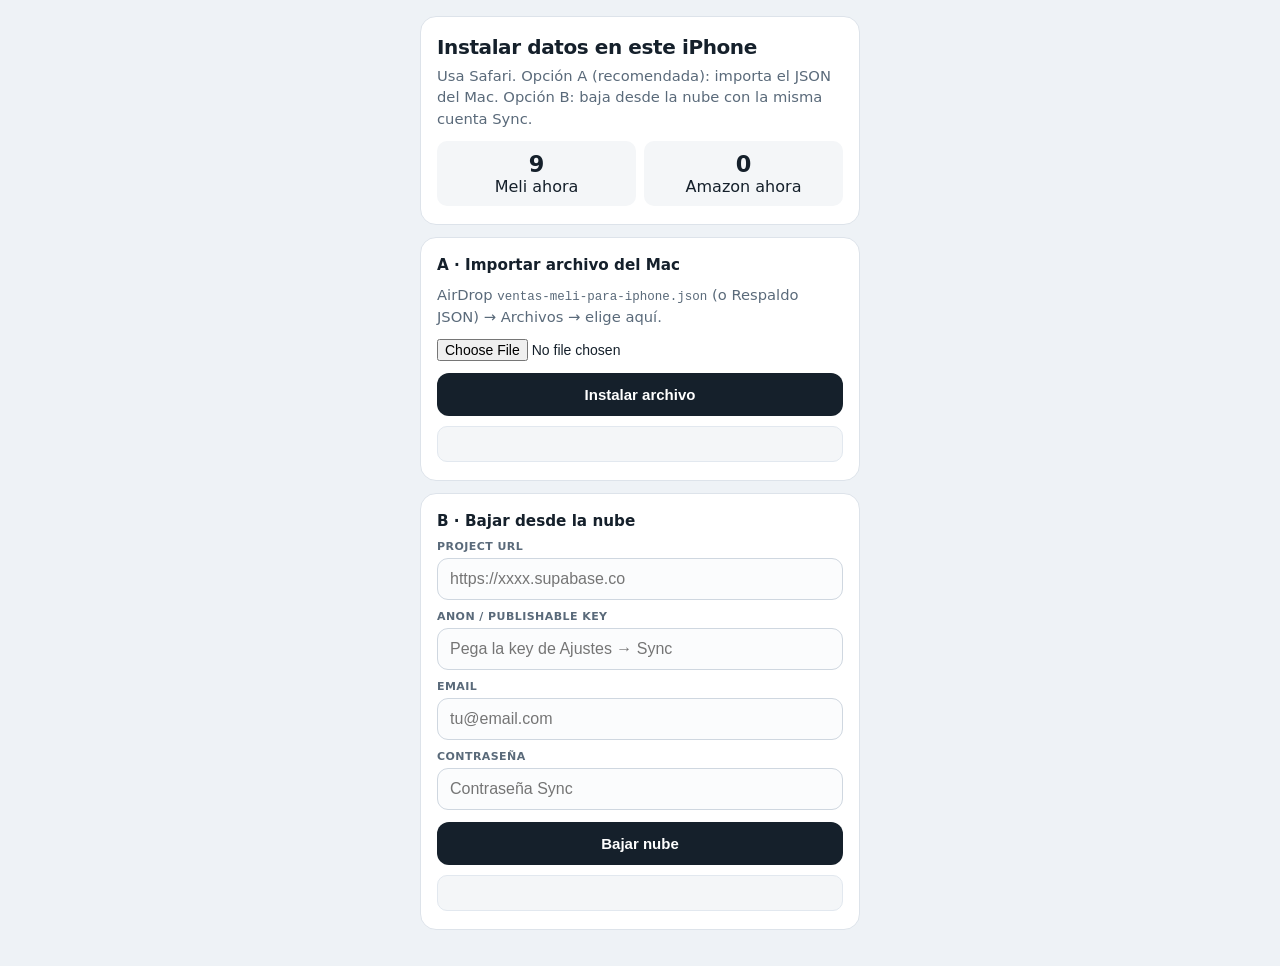
<file: clear-cache.html>
<!DOCTYPE html>
<html lang="es">
<head>
  <meta charset="UTF-8">
  <meta name="viewport" content="width=device-width, initial-scale=1">
  <meta http-equiv="Cache-Control" content="no-store">
  <title>Limpiar caché — Ventas Meli</title>
  <style>
    body { font-family: "SF Pro Text", "Segoe UI", system-ui, sans-serif; max-width: 420px; margin: 40px auto; padding: 0 16px; color: #1a2332; }
    a.btn { display:block; margin-top:12px; padding:14px; border-radius:12px; background:#15202b; color:#fff; text-align:center; text-decoration:none; font-weight:700; }
    #log { margin-top:14px; padding:12px; background:#f4f6f8; border-radius:10px; font-family:ui-monospace,Menlo,monospace; font-size:12px; white-space:pre-wrap; }
  </style>
</head>
<body>
  <h1>Limpiando…</h1>
  <p>Luego instala los datos con el archivo del Mac o la nube.</p>
  <div id="log">Iniciando…</div>
  <a class="btn" id="go" href="./iphone-sync.html">Ir a instalar datos</a>
  <script>
    const log = (m) => { document.getElementById('log').textContent += '\n' + m; };
    (async () => {
      try {
        const regs = await navigator.serviceWorker?.getRegistrations?.() || [];
        for (const r of regs) { await r.unregister(); log('SW off'); }
        const keys = await caches.keys();
        await Promise.all(keys.map(k => caches.delete(k)));
        log('OK');
      } catch (e) { log(String(e && e.message || e)); }
      setTimeout(() => { location.replace('./iphone-sync.html?fresh=' + Date.now()); }, 600);
    })();
  </script>
</body>
</html>
</file>
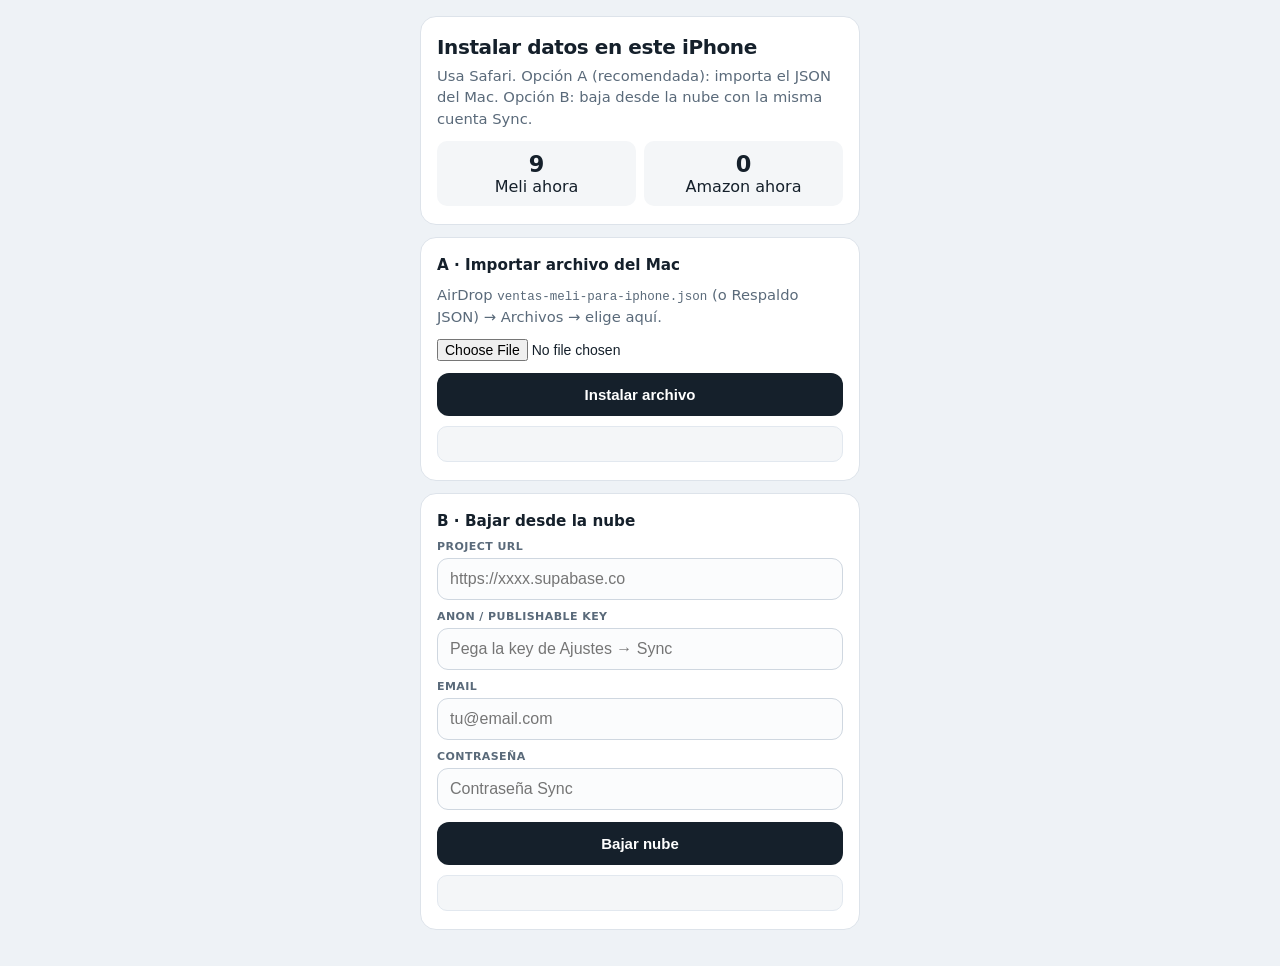
<file: iphone-sync.html>
<!DOCTYPE html>
<html lang="es">
<head>
  <meta charset="UTF-8">
  <meta name="viewport" content="width=device-width, initial-scale=1, viewport-fit=cover">
  <meta http-equiv="Cache-Control" content="no-store">
  <title>Instalar datos — Ventas Meli</title>
  <style>
    *, *::before, *::after { box-sizing: border-box; }
    html, body { margin: 0; padding: 0; }
    body {
      min-height: 100dvh;
      font-family: "SF Pro Text", "Segoe UI", system-ui, sans-serif;
      background: #eef2f6;
      color: #15202b;
      padding: max(16px, env(safe-area-inset-top)) 14px max(24px, env(safe-area-inset-bottom));
    }
    .wrap { width: 100%; max-width: 440px; margin: 0 auto; }
    .card {
      background: #fff;
      border: 1px solid #dde3ea;
      border-radius: 16px;
      padding: 18px 16px;
      margin-bottom: 12px;
    }
    h1 { font-size: 1.25rem; margin: 0 0 6px; letter-spacing: -0.02em; }
    h2 { font-size: 0.95rem; margin: 0 0 10px; }
    p, .lead { color: #5a6a7a; line-height: 1.45; margin: 0 0 12px; font-size: 0.92rem; }
    .warn {
      background: #fff6e8; border: 1px solid #f0d7a8; color: #7a4b00;
      border-radius: 12px; padding: 10px 12px; margin-bottom: 12px; font-size: 0.9rem; line-height: 1.4;
    }
    .okbox {
      background: #eefaf2; border: 1px solid #c6e8d2; color: #0b7a3b;
      border-radius: 12px; padding: 12px; margin-top: 12px; font-size: 0.95rem; font-weight: 650;
    }
    label {
      display: block; font-size: 11px; font-weight: 700; letter-spacing: 0.04em;
      text-transform: uppercase; color: #5a6a7a; margin: 10px 0 5px;
    }
    input[type="url"], input[type="text"], input[type="email"], input[type="password"] {
      width: 100%; padding: 11px 12px; border: 1px solid #cfd7e0; border-radius: 11px;
      font-size: 16px; background: #fbfcfd;
    }
    button, .filebtn {
      display: block; width: 100%; margin-top: 12px; padding: 13px 14px; border: 0;
      border-radius: 12px; background: #15202b; color: #fff; font-size: 15px; font-weight: 700;
      text-align: center; text-decoration: none;
    }
    button.ghost { background: #fff; color: #15202b; border: 1px solid #cfd7e0; }
    button:disabled { opacity: .5; }
    #log, #log2 {
      margin-top: 10px; padding: 10px; border-radius: 10px; background: #f4f6f8;
      border: 1px solid #e2e8ef; font-family: ui-monospace, Menlo, monospace; font-size: 12px;
      white-space: pre-wrap; word-break: break-word; overflow-wrap: anywhere; min-height: 3em;
    }
    .err { color: #9b1c2c !important; background: #fff1f2 !important; border-color: #f0c7cd !important; }
    .counts { display: grid; grid-template-columns: 1fr 1fr; gap: 8px; margin-top: 10px; }
    .counts div { background: #f4f6f8; border-radius: 10px; padding: 10px; text-align: center; }
    .counts strong { display: block; font-size: 1.4rem; }
    .hidden { display: none !important; }
    input[type="file"] { width: 100%; font-size: 14px; }
    code { font-size: 0.85em; }
  </style>
</head>
<body>
  <div class="wrap">
    <div id="standalone-warn" class="warn hidden">
      Estás en la app de <strong>pantalla de inicio</strong>. Esa copia NO comparte datos con Safari.
      Cierra esto y abre la misma URL en <strong>Safari</strong>.
    </div>

    <div class="card">
      <h1>Instalar datos en este iPhone</h1>
      <p class="lead">Usa Safari. Opción A (recomendada): importa el JSON del Mac. Opción B: baja desde la nube con la misma cuenta Sync.</p>
      <div class="counts" id="now-counts">
        <div><strong id="now-meli">—</strong>Meli ahora</div>
        <div><strong id="now-amz">—</strong>Amazon ahora</div>
      </div>
    </div>

    <div class="card">
      <h2>A · Importar archivo del Mac</h2>
      <p>AirDrop <code>ventas-meli-para-iphone.json</code> (o Respaldo JSON) → Archivos → elige aquí.</p>
      <input id="file" type="file" accept="application/json,.json">
      <button type="button" id="btn-file">Instalar archivo</button>
      <div id="log2"></div>
    </div>

    <div class="card">
      <h2>B · Bajar desde la nube</h2>
      <label for="url">Project URL</label>
      <input id="url" type="url" placeholder="https://xxxx.supabase.co" autocomplete="off" spellcheck="false">
      <label for="key">anon / publishable key</label>
      <input id="key" type="password" placeholder="Pega la key de Ajustes → Sync" autocomplete="off" spellcheck="false">
      <label for="email">Email</label>
      <input id="email" type="email" placeholder="tu@email.com" autocomplete="username">
      <label for="password">Contraseña</label>
      <input id="password" type="password" autocomplete="current-password" placeholder="Contraseña Sync">
      <button type="button" id="go">Bajar nube</button>
      <div id="log"></div>
    </div>

    <div id="success" class="card hidden">
      <div class="okbox" id="success-msg">Listo</div>
      <div class="counts">
        <div><strong id="ok-meli">0</strong>Meli</div>
        <div><strong id="ok-amz">0</strong>Amazon</div>
      </div>
      <p class="lead" style="margin-top:12px">No uses el ícono viejo de inicio. Abre la app en esta misma pestaña:</p>
      <a class="filebtn" id="open-app" href="./?installed=1">Abrir Ventas Meli</a>
      <button type="button" class="ghost" id="recheck">Volver a contar este teléfono</button>
    </div>
  </div>

  <script>
    const PENDING = 'ventas-meli:pending-remote:v1';
    const CFG_KEY = 'ventas-meli:supabase:v1';
    const isStandalone = window.matchMedia('(display-mode: standalone)').matches
      || window.navigator.standalone === true;
    if (isStandalone) document.getElementById('standalone-warn').classList.remove('hidden');

    try {
      const cfg = JSON.parse(localStorage.getItem(CFG_KEY) || '{}') || {};
      if (cfg.url) document.getElementById('url').value = cfg.url;
      if (cfg.anonKey) document.getElementById('key').value = cfg.anonKey;
    } catch (_) {}

    function readCounts() {
      const count = (key) => {
        try {
          const raw = localStorage.getItem(key);
          if (!raw) return 0;
          const arr = JSON.parse(raw);
          return Array.isArray(arr) ? arr.length : 0;
        } catch { return -1; }
      };
      return { meli: count('ventas-meli:v1'), amazon: count('ventas-amazon:v1') };
    }

    function paintNow() {
      const c = readCounts();
      document.getElementById('now-meli').textContent = c.meli;
      document.getElementById('now-amz').textContent = c.amazon;
      return c;
    }

    function showSuccess(meli, amazon, via) {
      document.getElementById('success').classList.remove('hidden');
      document.getElementById('ok-meli').textContent = meli;
      document.getElementById('ok-amz').textContent = amazon;
      document.getElementById('success-msg').textContent =
        'Instalado por ' + via + ' · Meli ' + meli + ' · Amazon ' + amazon;
      document.getElementById('open-app').href = './?installed=' + Date.now() + '&mp=amazon';
      paintNow();
      document.getElementById('success').scrollIntoView({ behavior: 'smooth', block: 'start' });
    }

    function stripMeta(settings) {
      const s = Object.assign({}, settings || {});
      delete s._amazon; delete s._ui; delete s._marketplace; delete s._syncMeta;
      return s;
    }

    function writeCatalog({ meliLotes, meliSettings, amazonLotes, amazonSettings, ui, syncCfg, session, pendingRow }) {
      try {
        if (syncCfg) localStorage.setItem(CFG_KEY, JSON.stringify(syncCfg));
        if (session) {
          const url = (syncCfg && syncCfg.url) || '';
          const projectRef = (url.match(/^https:\/\/([a-z0-9-]+)\.supabase\.co/i) || [])[1] || '';
          if (projectRef) {
            localStorage.setItem('sb-' + projectRef + '-auth-token', JSON.stringify({
              access_token: session.access_token,
              refresh_token: session.refresh_token,
              expires_at: session.expires_at,
              expires_in: session.expires_in,
              token_type: session.token_type || 'bearer',
              user: session.user,
            }));
          }
        }
        if (pendingRow) localStorage.setItem(PENDING, JSON.stringify(pendingRow));

        localStorage.setItem('ventas-meli:v1', JSON.stringify(meliLotes || []));
        localStorage.setItem('ventas-meli:settings:v1', JSON.stringify(Object.assign({ marketplace: 'meli' }, meliSettings || {})));
        localStorage.setItem('ventas-amazon:v1', JSON.stringify(amazonLotes || []));
        localStorage.setItem('ventas-amazon:settings:v1', JSON.stringify(Object.assign({ marketplace: 'amazon' }, amazonSettings || {})));

        const cleanUi = Object.assign({ mpView: 'amazon', marketplace: 'amazon' }, ui || {});
        delete cleanUi.keepaApiKey; delete cleanUi.keepaCache; delete cleanUi.keepaLibrary;
        delete cleanUi.serpApiKey;
        cleanUi.mpView = 'amazon';
        cleanUi.marketplace = 'amazon';
        localStorage.setItem('ventas-meli:ui:v1', JSON.stringify(cleanUi));
      } catch (e) {
        throw new Error('No se pudo guardar (' + (e && e.message) + '). ¿Safari privado?');
      }

      const verify = readCounts();
      if (verify.meli !== (meliLotes || []).length || verify.amazon !== (amazonLotes || []).length) {
        throw new Error('Guardó mal: esperaba Meli ' + (meliLotes || []).length + ' / Amazon ' + (amazonLotes || []).length +
          ' y quedó Meli ' + verify.meli + ' / Amazon ' + verify.amazon);
      }
      return verify;
    }

    function installFromBackup(data) {
      if (!data || typeof data !== 'object') throw new Error('JSON inválido');
      let meliLotes = [], meliSettings = {}, amazonLotes = [], amazonSettings = {}, ui = {};
      if (data.stores) {
        meliLotes = (data.stores.meli && data.stores.meli.lotes) || [];
        meliSettings = stripMeta((data.stores.meli && data.stores.meli.settings) || {});
        amazonLotes = (data.stores.amazon && data.stores.amazon.lotes) || [];
        amazonSettings = stripMeta((data.stores.amazon && data.stores.amazon.settings) || {});
        ui = data.ui || {};
      } else if (Array.isArray(data.lotes)) {
        if (data.marketplace === 'amazon') {
          amazonLotes = data.lotes; amazonSettings = stripMeta(data.settings || {});
        } else {
          meliLotes = data.lotes; meliSettings = stripMeta(data.settings || {});
        }
        ui = data.ui || {};
      } else {
        throw new Error('El archivo no trae stores.meli / stores.amazon');
      }
      if (!meliLotes.length && !amazonLotes.length) throw new Error('El archivo no trae productos');
      return writeCatalog({ meliLotes, meliSettings, amazonLotes, amazonSettings, ui });
    }

    function installFromRemoteRow(row, syncCfg, session) {
      const raw = (row.settings && typeof row.settings === 'object') ? row.settings : {};
      const amz = (raw._amazon && typeof raw._amazon === 'object') ? raw._amazon : {};
      const ui = Object.assign({}, raw._ui || {});
      return writeCatalog({
        meliLotes: row.lotes || [],
        meliSettings: stripMeta(raw),
        amazonLotes: Array.isArray(amz.lotes) ? amz.lotes : [],
        amazonSettings: stripMeta(amz.settings || {}),
        ui,
        syncCfg,
        session,
        pendingRow: row,
      });
    }

    async function killSW() {
      try {
        const regs = await navigator.serviceWorker?.getRegistrations?.() || [];
        for (const r of regs) await r.unregister();
        const keys = await caches.keys();
        await Promise.all(keys.map(k => caches.delete(k)));
      } catch (_) {}
    }

    document.getElementById('btn-file').addEventListener('click', async () => {
      const logEl = document.getElementById('log2');
      logEl.className = '';
      const file = document.getElementById('file').files && document.getElementById('file').files[0];
      if (!file) {
        logEl.textContent = 'Elige el archivo primero';
        logEl.className = 'err';
        return;
      }
      try {
        await killSW();
        const data = JSON.parse(await file.text());
        const v = installFromBackup(data);
        logEl.textContent = 'OK archivo';
        showSuccess(v.meli, v.amazon, 'archivo');
      } catch (e) {
        logEl.textContent = 'ERROR: ' + ((e && e.message) || e);
        logEl.className = 'err';
      }
    });

    document.getElementById('go').addEventListener('click', async () => {
      const btn = document.getElementById('go');
      const logEl = document.getElementById('log');
      btn.disabled = true;
      logEl.className = '';
      logEl.textContent = 'Trabajando…';
      await killSW();
      const url = document.getElementById('url').value.trim().replace(/\/+$/, '');
      const key = document.getElementById('key').value.trim();
      const email = document.getElementById('email').value.trim();
      const password = document.getElementById('password').value;
      try {
        if (!url || !key) throw new Error('Faltan URL o key (cópialas de Ajustes → Sync en el Mac)');
        if (!email || !password) throw new Error('Faltan email o contraseña');
        const loginRes = await fetch(url + '/auth/v1/token?grant_type=password', {
          method: 'POST',
          headers: { apikey: key, Authorization: 'Bearer ' + key, 'Content-Type': 'application/json' },
          cache: 'no-store',
          body: JSON.stringify({ email, password }),
        });
        const session = await loginRes.json();
        if (!loginRes.ok) throw new Error(session.error_description || session.msg || session.error || ('Login ' + loginRes.status));
        const userId = session.user && session.user.id;
        const pullRes = await fetch(
          url + '/rest/v1/ventas_meli_state?select=lotes,settings,updated_at&user_id=eq.' + encodeURIComponent(userId),
          { headers: { apikey: key, Authorization: 'Bearer ' + session.access_token, Accept: 'application/json' }, cache: 'no-store' }
        );
        if (!pullRes.ok) throw new Error('Pull HTTP ' + pullRes.status);
        const rows = await pullRes.json();
        const row = rows && rows[0];
        if (!row) throw new Error('Nube vacía');
        const v = installFromRemoteRow(row, { url, anonKey: key }, session);
        logEl.textContent = 'OK nube';
        showSuccess(v.meli, v.amazon, 'nube');
      } catch (e) {
        logEl.textContent = 'ERROR: ' + ((e && e.message) || e);
        logEl.className = 'err';
        if (/load failed|failed to fetch/i.test(String(e && e.message))) {
          logEl.textContent += '\nUsa la Opción A (archivo) o apaga Bloquear contenido.';
        }
      } finally {
        btn.disabled = false;
      }
    });

    document.getElementById('recheck').addEventListener('click', () => {
      const c = paintNow();
      alert('En ESTE Safari hay Meli ' + c.meli + ' · Amazon ' + c.amazon);
    });

    paintNow();
    killSW();
  </script>
</body>
</html>
</file>
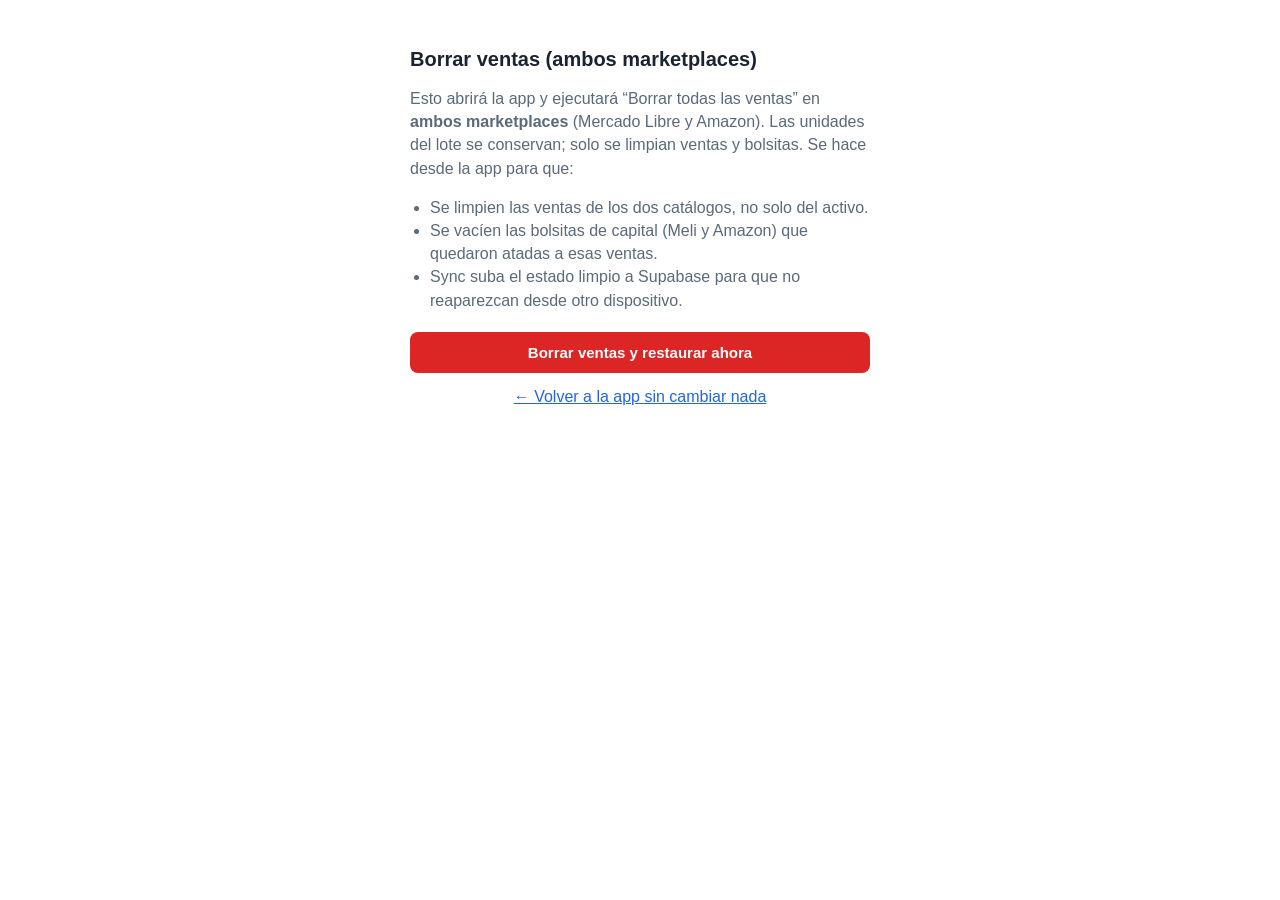
<file: reset.html>
<!DOCTYPE html>
<html lang="es">
<head>
  <meta charset="UTF-8">
  <meta name="viewport" content="width=device-width, initial-scale=1">
  <title>Restaurar inventario — Ventas Meli / Amazon</title>
  <style>
    :root {
      --font-body: Calibri, Carlito, Candara, 'Segoe UI', Optima, Arial, sans-serif;
      --font-mono: ui-monospace, "SF Mono", Menlo, Consolas, "Roboto Mono", monospace;
    }
    body { font-family: var(--font-body); max-width: 460px; margin: 48px auto; padding: 0 16px; color: #1a2332; }
    h1 { font-size: 1.25rem; margin: 0 0 12px; }
    p { color: #5a6a7a; line-height: 1.45; }
    ul { color: #5a6a7a; line-height: 1.45; padding-left: 20px; }
    button {
      background: #dc2626; color: #fff; border: 0; border-radius: 8px;
      padding: 12px 16px; font-size: 15px; font-weight: 600; cursor: pointer;
      width: 100%; font-family: inherit;
    }
    button:disabled { opacity: .6; cursor: wait; }
    a { color: #2563eb; }
    .actions { display: flex; flex-direction: column; gap: 10px; margin-top: 20px; }
    .back { text-align: center; margin-top: 12px; }
    code { font-family: var(--font-mono); font-size: 13px; background: #f4f6f8; padding: 1px 6px; border-radius: 4px; }
  </style>
</head>
<body>
  <h1>Borrar ventas (ambos marketplaces)</h1>
  <p>Esto abrirá la app y ejecutará “Borrar todas las ventas” en <strong>ambos marketplaces</strong> (Mercado Libre y Amazon). Las unidades del lote se conservan; solo se limpian ventas y bolsitas. Se hace desde la app para que:</p>
  <ul>
    <li>Se limpien las ventas de los dos catálogos, no solo del activo.</li>
    <li>Se vacíen las bolsitas de capital (Meli y Amazon) que quedaron atadas a esas ventas.</li>
    <li>Sync suba el estado limpio a Supabase para que no reaparezcan desde otro dispositivo.</li>
  </ul>
  <div class="actions">
    <button id="go" type="button">Borrar ventas y restaurar ahora</button>
  </div>
  <p class="back"><a href="./">← Volver a la app sin cambiar nada</a></p>

  <script>
    const btn = document.getElementById('go');
    function goToApp() {
      btn.disabled = true;
      // Nonce en sessionStorage + querystring: la app confía en el flujo solo
      // si ambos coinciden. Impide que una URL pegada a mano borre ventas.
      const nonce = (crypto.randomUUID && crypto.randomUUID()) ||
        Math.random().toString(36).slice(2) + Date.now().toString(36);
      try { sessionStorage.setItem('vm:clearVentasNonce', nonce); } catch (_) {}
      const q = new URLSearchParams({ clearVentas: '1', scope: 'both', nonce, t: String(Date.now()) });
      location.replace('./?' + q.toString());
    }
    btn.addEventListener('click', goToApp);
    if (new URLSearchParams(location.search).get('go') === '1') goToApp();
  </script>
</body>
</html>
</file>
